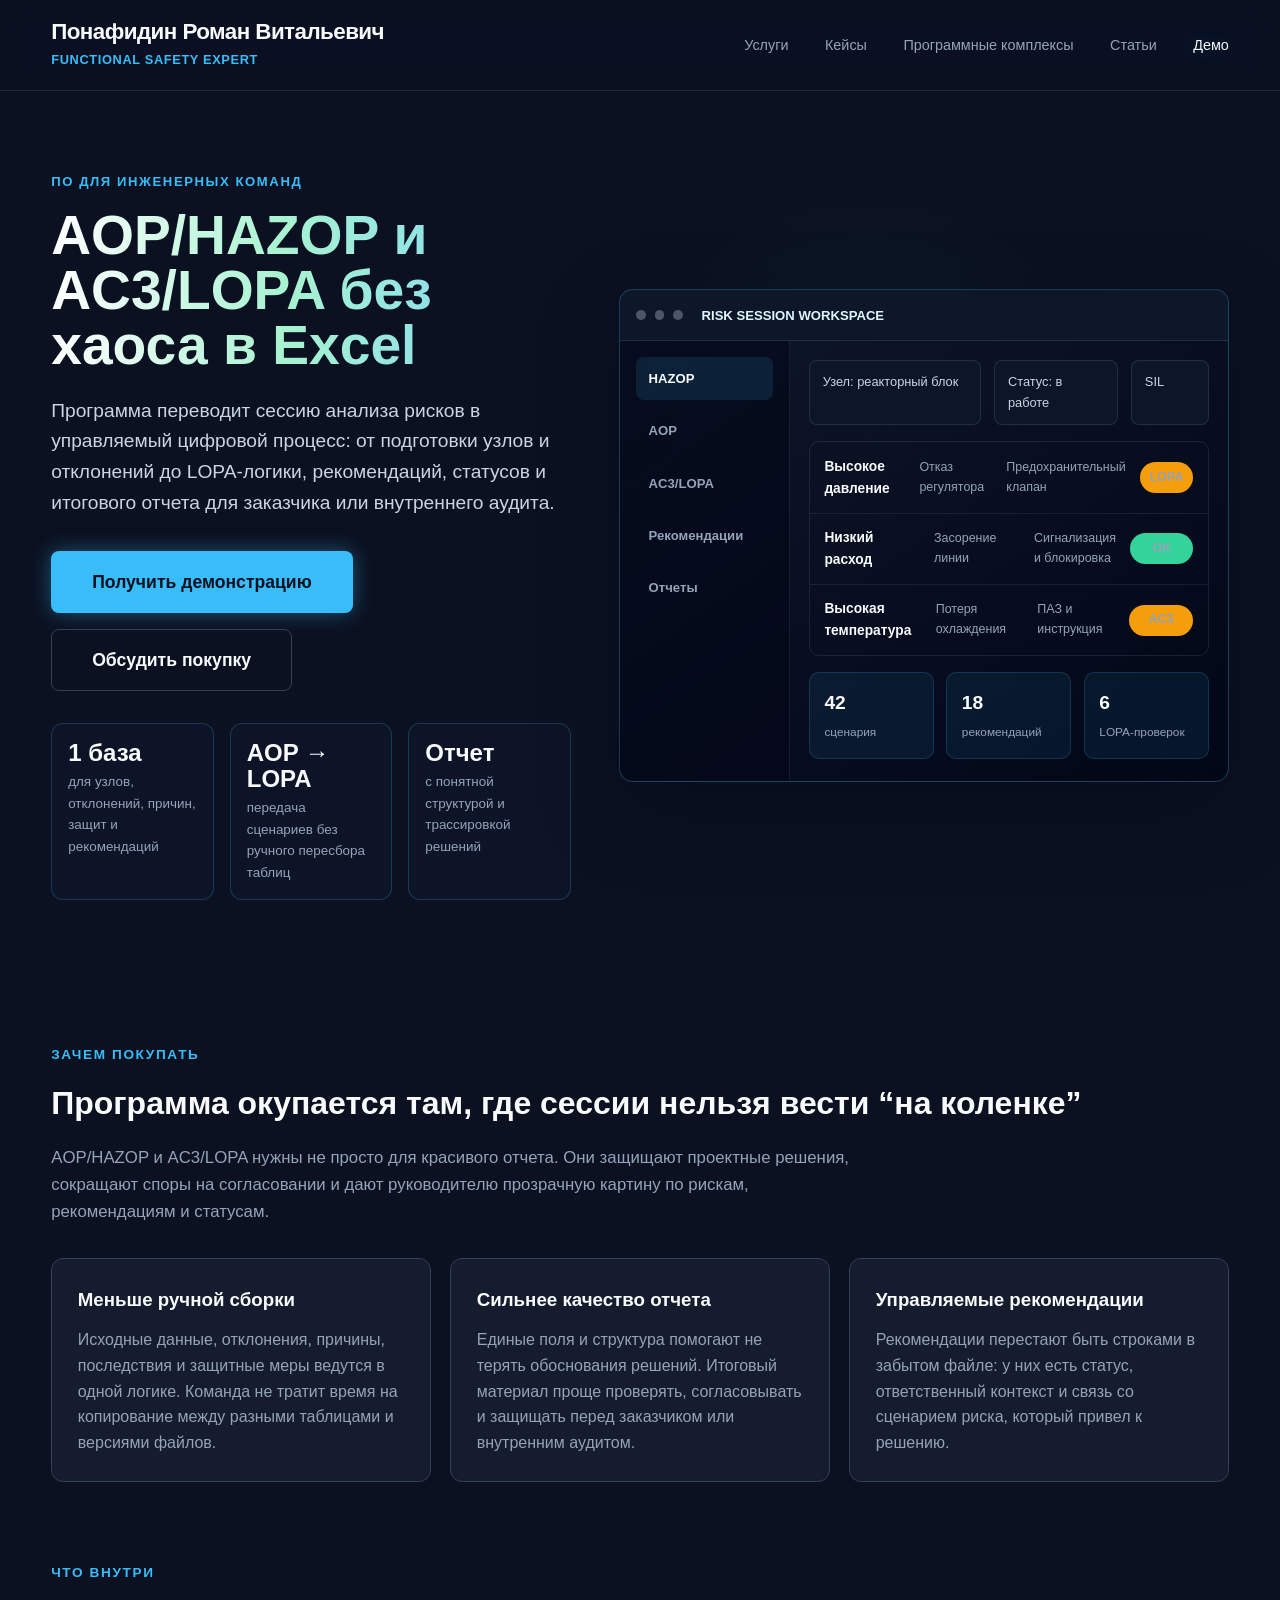
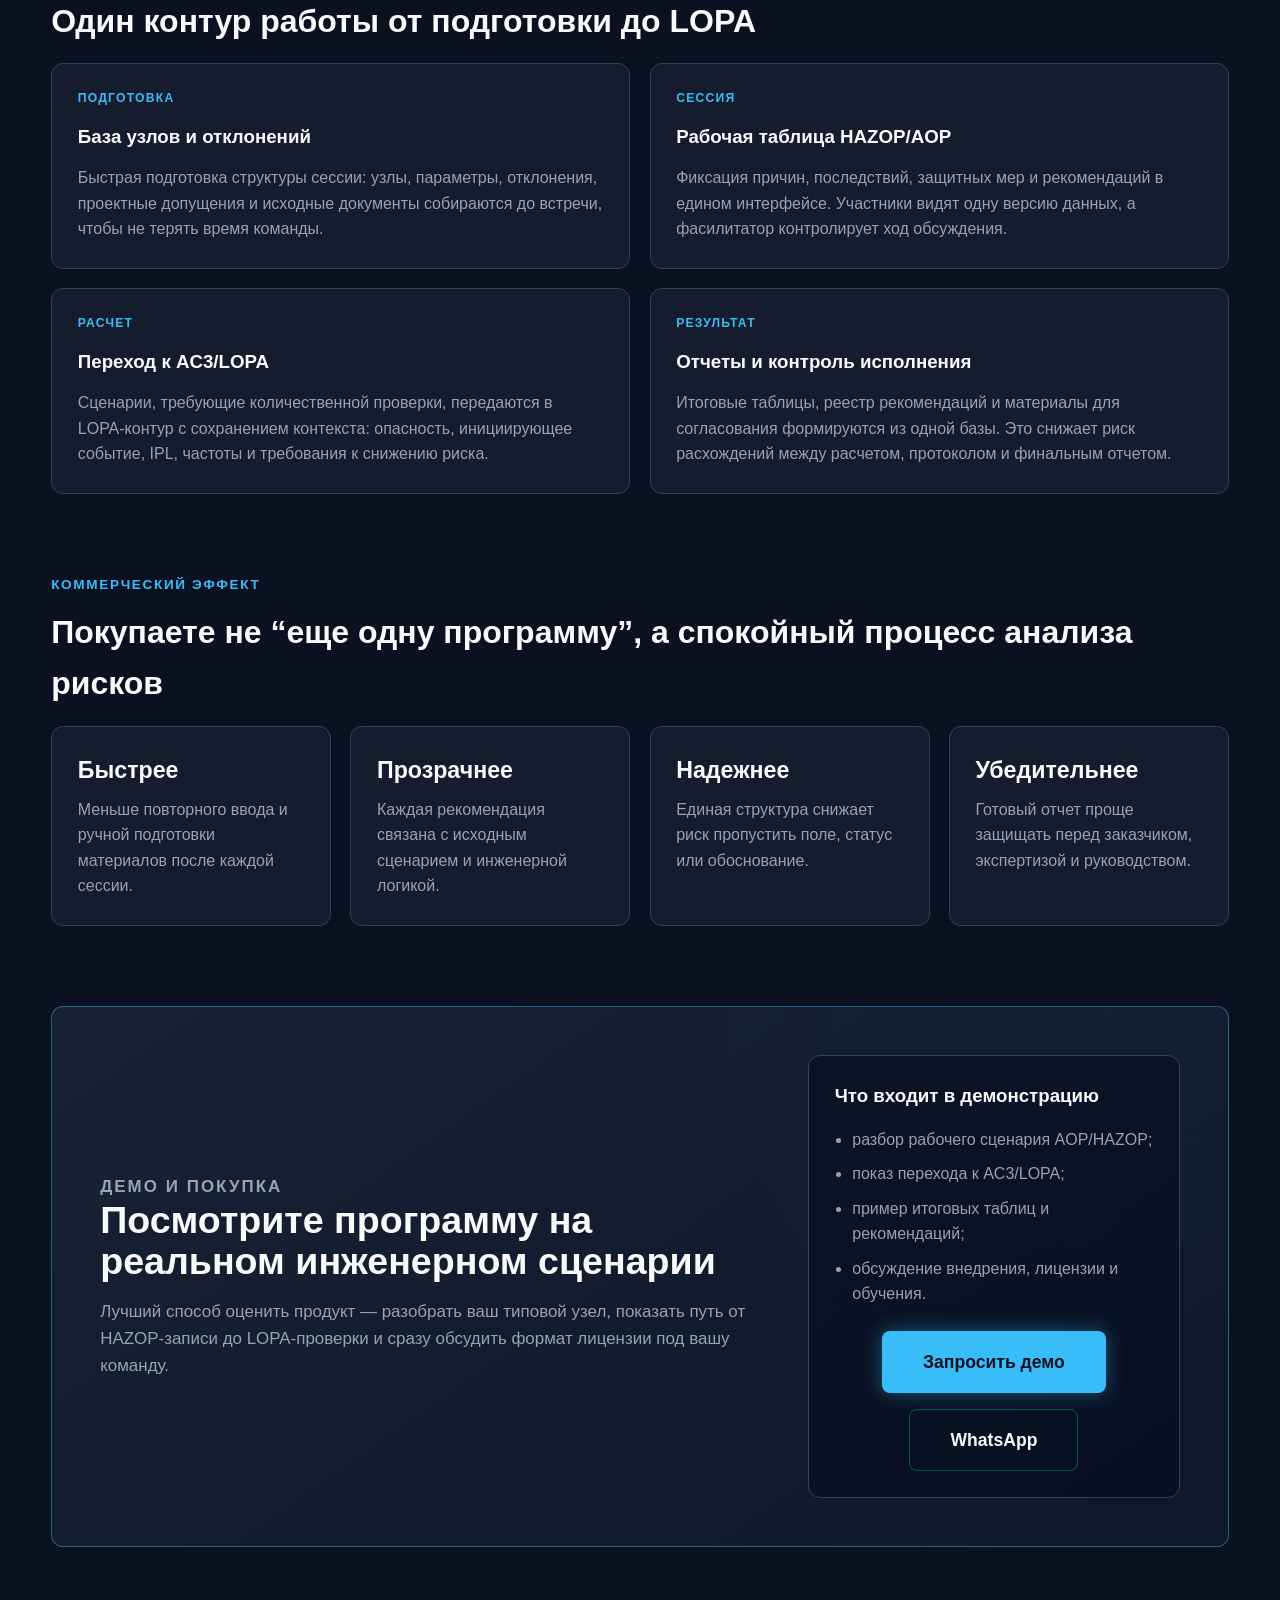
<file: aop-hazop-ac3-lopa.html>
<!DOCTYPE html>
<html lang="ru">
<head>
    <meta charset="UTF-8">
    <meta name="viewport" content="width=device-width, initial-scale=1.0">
    <meta name="description" content="ПО для AOP/HAZOP и AC3/LOPA: единая среда для подготовки сессий, ведения отклонений, анализа защит, контроля рекомендаций и выпуска отчетов.">
    <meta name="keywords" content="ПО HAZOP, ПО LOPA, AOP HAZOP, AC3 LOPA, программа для HAZOP, программа для LOPA, промышленная безопасность">
    <title>ПО для AOP/HAZOP и AC3/LOPA | Купить программу для анализа рисков</title>
    <link rel="stylesheet" href="css/styles.css">
</head>
<body>

    <header>
        <div class="container header-content">
            <div class="header-branding">
                <a href="index.html" class="header-logo">Понафидин Роман Витальевич</a>
                <p class="header-subtitle">Functional Safety Expert</p>
            </div>
            <nav class="header-nav" aria-label="Основная навигация">
                <a href="index.html#services">Услуги</a>
                <a href="index.html#cases">Кейсы</a>
                <a href="index.html#software">Программные комплексы</a>
                <a href="articles.html">Статьи</a>
                <a href="#demo">Демо</a>
            </nav>
        </div>
    </header>

    <main class="container product-page">

        <section class="product-hero">
            <div class="product-hero-layout">
                <div class="product-hero-copy">
                    <p class="product-eyebrow">ПО для инженерных команд</p>
                    <h1>AOP/HAZOP и AC3/LOPA без хаоса в Excel</h1>
                    <p class="product-lead">Программа переводит сессию анализа рисков в управляемый цифровой процесс: от подготовки узлов и отклонений до LOPA-логики, рекомендаций, статусов и итогового отчета для заказчика или внутреннего аудита.</p>
                    <div class="product-actions">
                        <a href="#demo" class="btn btn-glow">Получить демонстрацию</a>
                        <a href="mailto:rammanius@gmail.com?subject=Покупка%20ПО%20AOP%2FHAZOP%20и%20AC3%2FLOPA" class="btn btn-outline">Обсудить покупку</a>
                    </div>
                    <div class="product-proof">
                        <div class="product-proof-item">
                            <span class="product-proof-number">1 база</span>
                            <span class="product-proof-label">для узлов, отклонений, причин, защит и рекомендаций</span>
                        </div>
                        <div class="product-proof-item">
                            <span class="product-proof-number">AOP → LOPA</span>
                            <span class="product-proof-label">передача сценариев без ручного пересбора таблиц</span>
                        </div>
                        <div class="product-proof-item">
                            <span class="product-proof-number">Отчет</span>
                            <span class="product-proof-label">с понятной структурой и трассировкой решений</span>
                        </div>
                    </div>
                </div>

                <div class="product-mockup" aria-label="Визуальный пример интерфейса программы">
                    <div class="mockup-header">
                        <span class="mockup-dot"></span>
                        <span class="mockup-dot"></span>
                        <span class="mockup-dot"></span>
                        <span class="mockup-title">Risk Session Workspace</span>
                    </div>
                    <div class="mockup-body">
                        <div class="mockup-sidebar">
                            <div class="mockup-tab active">HAZOP</div>
                            <div class="mockup-tab">AOP</div>
                            <div class="mockup-tab">AC3/LOPA</div>
                            <div class="mockup-tab">Рекомендации</div>
                            <div class="mockup-tab">Отчеты</div>
                        </div>
                        <div class="mockup-workspace">
                            <div class="mockup-toolbar">
                                <div class="mockup-field">Узел: реакторный блок</div>
                                <div class="mockup-field">Статус: в работе</div>
                                <div class="mockup-field">SIL</div>
                            </div>
                            <div class="mockup-table">
                                <div class="mockup-row">
                                    <strong>Высокое давление</strong>
                                    <span>Отказ регулятора</span>
                                    <span>Предохранительный клапан</span>
                                    <span class="risk-pill risk-high">LOPA</span>
                                </div>
                                <div class="mockup-row">
                                    <strong>Низкий расход</strong>
                                    <span>Засорение линии</span>
                                    <span>Сигнализация и блокировка</span>
                                    <span class="risk-pill risk-ok">OK</span>
                                </div>
                                <div class="mockup-row">
                                    <strong>Высокая температура</strong>
                                    <span>Потеря охлаждения</span>
                                    <span>ПАЗ и инструкция</span>
                                    <span class="risk-pill risk-high">AC3</span>
                                </div>
                            </div>
                            <div class="mockup-footer">
                                <div class="mockup-metric">
                                    <strong>42</strong>
                                    <span>сценария</span>
                                </div>
                                <div class="mockup-metric">
                                    <strong>18</strong>
                                    <span>рекомендаций</span>
                                </div>
                                <div class="mockup-metric">
                                    <strong>6</strong>
                                    <span>LOPA-проверок</span>
                                </div>
                            </div>
                        </div>
                    </div>
                </div>
            </div>
        </section>

        <section class="product-section">
            <p class="section-kicker">Зачем покупать</p>
            <h2 class="section-title">Программа окупается там, где сессии нельзя вести “на коленке”</h2>
            <p class="section-intro">AOP/HAZOP и AC3/LOPA нужны не просто для красивого отчета. Они защищают проектные решения, сокращают споры на согласовании и дают руководителю прозрачную картину по рискам, рекомендациям и статусам.</p>
            <div class="product-grid">
                <article class="product-value-card">
                    <h3>Меньше ручной сборки</h3>
                    <p>Исходные данные, отклонения, причины, последствия и защитные меры ведутся в одной логике. Команда не тратит время на копирование между разными таблицами и версиями файлов.</p>
                </article>
                <article class="product-value-card">
                    <h3>Сильнее качество отчета</h3>
                    <p>Единые поля и структура помогают не терять обоснования решений. Итоговый материал проще проверять, согласовывать и защищать перед заказчиком или внутренним аудитом.</p>
                </article>
                <article class="product-value-card">
                    <h3>Управляемые рекомендации</h3>
                    <p>Рекомендации перестают быть строками в забытом файле: у них есть статус, ответственный контекст и связь со сценарием риска, который привел к решению.</p>
                </article>
            </div>
        </section>

        <section id="modules" class="product-section">
            <p class="section-kicker">Что внутри</p>
            <h2 class="section-title">Один контур работы от подготовки до LOPA</h2>
            <div class="module-grid">
                <article class="module-card">
                    <div class="module-meta">Подготовка</div>
                    <h3>База узлов и отклонений</h3>
                    <p>Быстрая подготовка структуры сессии: узлы, параметры, отклонения, проектные допущения и исходные документы собираются до встречи, чтобы не терять время команды.</p>
                </article>
                <article class="module-card">
                    <div class="module-meta">Сессия</div>
                    <h3>Рабочая таблица HAZOP/AOP</h3>
                    <p>Фиксация причин, последствий, защитных мер и рекомендаций в едином интерфейсе. Участники видят одну версию данных, а фасилитатор контролирует ход обсуждения.</p>
                </article>
                <article class="module-card">
                    <div class="module-meta">Расчет</div>
                    <h3>Переход к AC3/LOPA</h3>
                    <p>Сценарии, требующие количественной проверки, передаются в LOPA-контур с сохранением контекста: опасность, инициирующее событие, IPL, частоты и требования к снижению риска.</p>
                </article>
                <article class="module-card">
                    <div class="module-meta">Результат</div>
                    <h3>Отчеты и контроль исполнения</h3>
                    <p>Итоговые таблицы, реестр рекомендаций и материалы для согласования формируются из одной базы. Это снижает риск расхождений между расчетом, протоколом и финальным отчетом.</p>
                </article>
            </div>
        </section>

        <section class="product-section">
            <p class="section-kicker">Коммерческий эффект</p>
            <h2 class="section-title">Покупаете не “еще одну программу”, а спокойный процесс анализа рисков</h2>
            <div class="outcome-grid">
                <article class="outcome-card">
                    <strong>Быстрее</strong>
                    <p>Меньше повторного ввода и ручной подготовки материалов после каждой сессии.</p>
                </article>
                <article class="outcome-card">
                    <strong>Прозрачнее</strong>
                    <p>Каждая рекомендация связана с исходным сценарием и инженерной логикой.</p>
                </article>
                <article class="outcome-card">
                    <strong>Надежнее</strong>
                    <p>Единая структура снижает риск пропустить поле, статус или обоснование.</p>
                </article>
                <article class="outcome-card">
                    <strong>Убедительнее</strong>
                    <p>Готовый отчет проще защищать перед заказчиком, экспертизой и руководством.</p>
                </article>
            </div>
        </section>

        <section id="demo" class="purchase-panel">
            <div>
                <p class="section-kicker">Демо и покупка</p>
                <h2>Посмотрите программу на реальном инженерном сценарии</h2>
                <p>Лучший способ оценить продукт — разобрать ваш типовой узел, показать путь от HAZOP-записи до LOPA-проверки и сразу обсудить формат лицензии под вашу команду.</p>
            </div>
            <div class="purchase-card">
                <h3>Что входит в демонстрацию</h3>
                <ul class="purchase-list">
                    <li>разбор рабочего сценария AOP/HAZOP;</li>
                    <li>показ перехода к AC3/LOPA;</li>
                    <li>пример итоговых таблиц и рекомендаций;</li>
                    <li>обсуждение внедрения, лицензии и обучения.</li>
                </ul>
                <div class="contact-actions">
                    <a href="mailto:rammanius@gmail.com?subject=Демо%20ПО%20AOP%2FHAZOP%20и%20AC3%2FLOPA" class="btn btn-glow">Запросить демо</a>
                    <a href="https://wa.me/79999884736" target="_blank" rel="noopener nofollow" class="btn btn-outline btn-messenger">WhatsApp</a>
                </div>
            </div>
        </section>

    </main>

    <script src="js/main.js" defer></script>
</body>
</html>
</file>
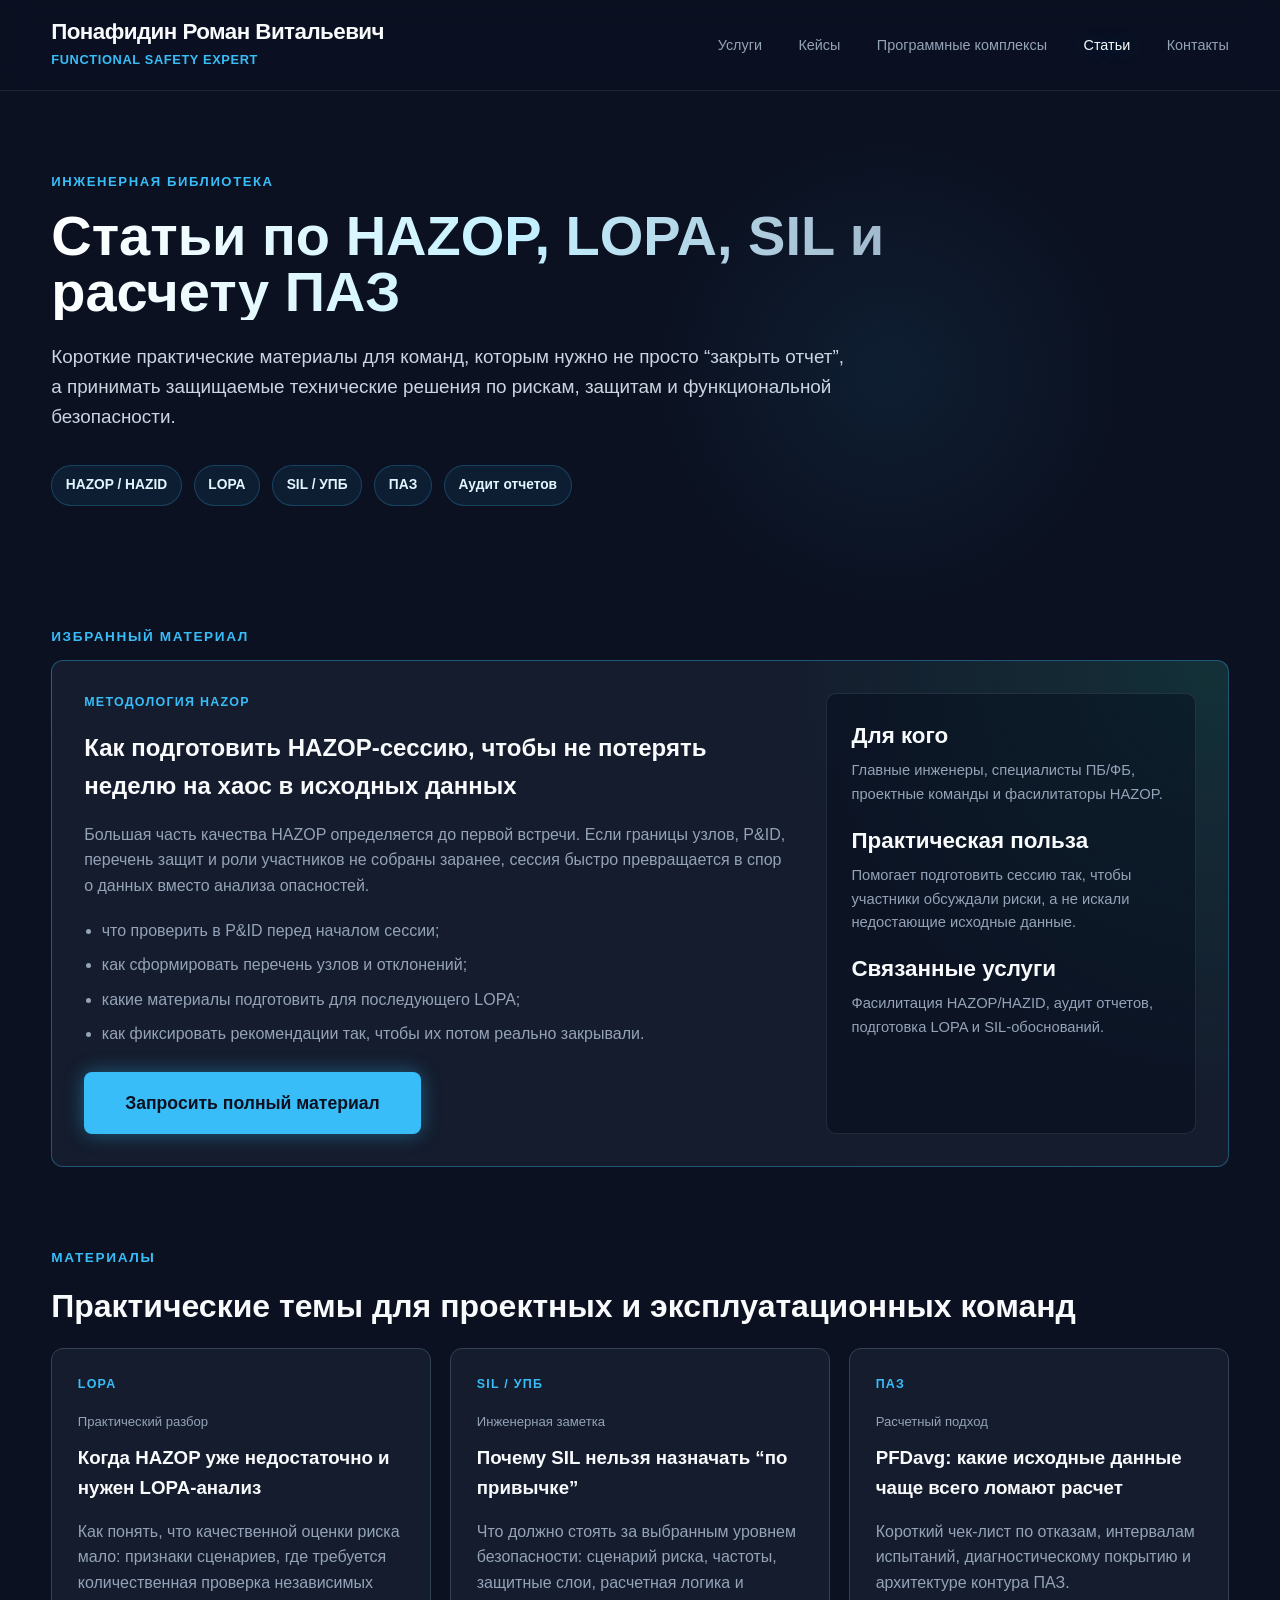
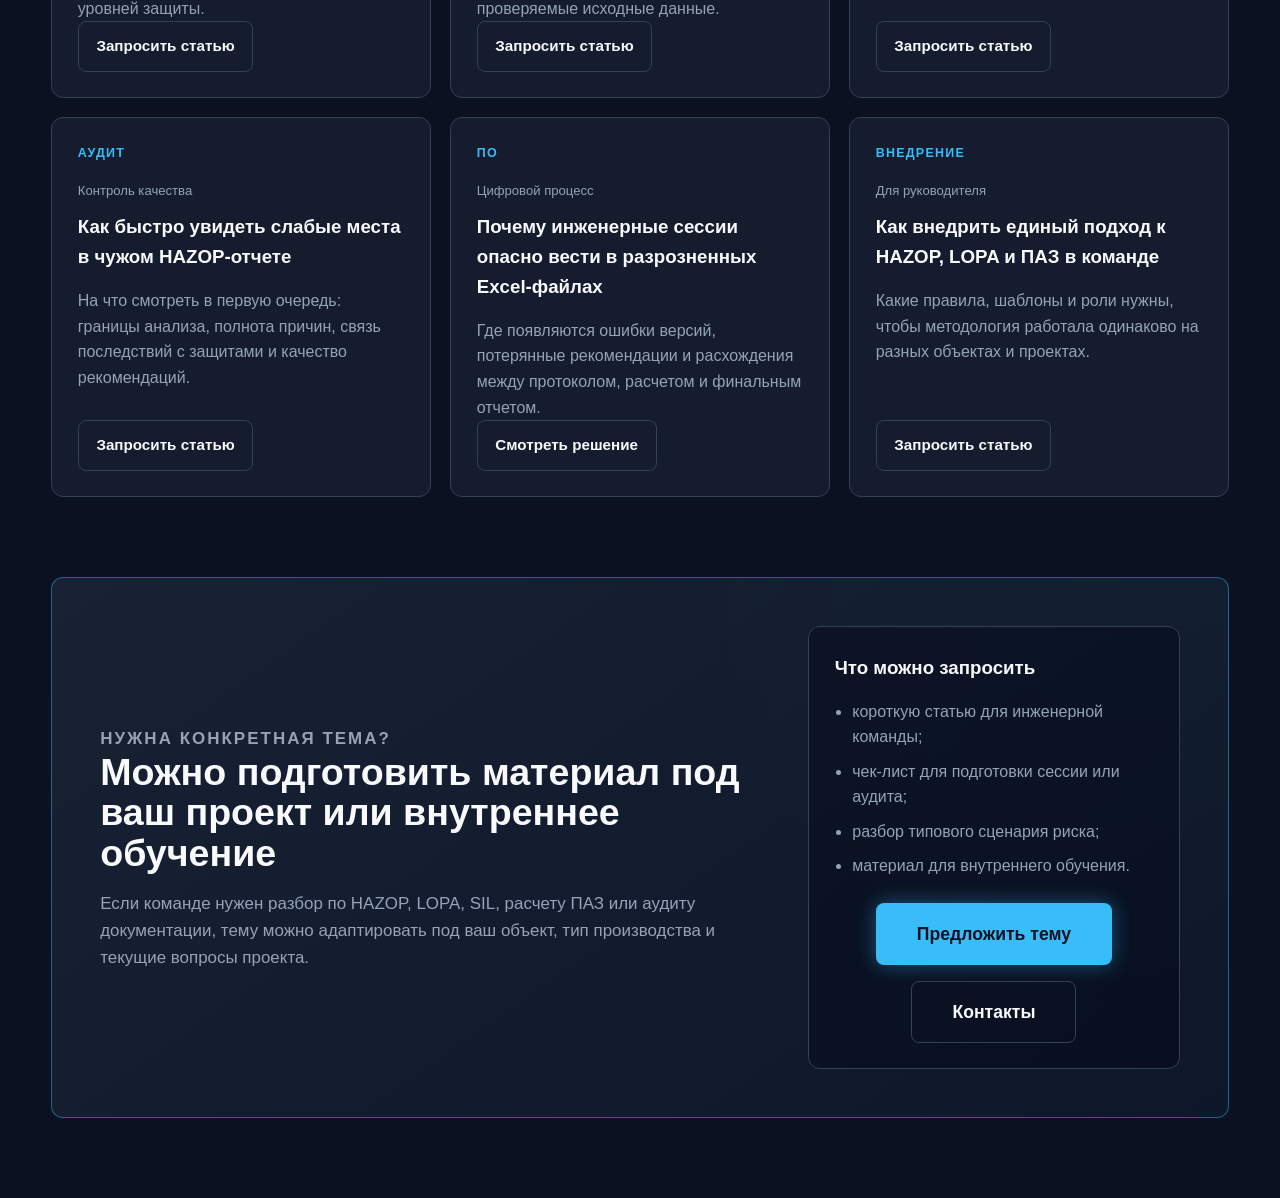
<file: articles.html>
<!DOCTYPE html>
<html lang="ru">
<head>
    <meta charset="UTF-8">
    <meta name="viewport" content="width=device-width, initial-scale=1.0">
    <meta name="description" content="Статьи по HAZOP, HAZID, LOPA, SIL, расчету ПАЗ и функциональной безопасности для инженеров и руководителей проектов.">
    <meta name="keywords" content="статьи HAZOP, статьи LOPA, SIL, ПАЗ, функциональная безопасность, промышленная безопасность">
    <title>Статьи | HAZOP, LOPA, SIL и расчет ПАЗ</title>
    <link rel="stylesheet" href="css/styles.css">
</head>
<body>

    <header>
        <div class="container header-content">
            <div class="header-branding">
                <a href="index.html" class="header-logo">Понафидин Роман Витальевич</a>
                <p class="header-subtitle">Functional Safety Expert</p>
            </div>
            <nav class="header-nav" aria-label="Основная навигация">
                <a href="index.html#services">Услуги</a>
                <a href="index.html#cases">Кейсы</a>
                <a href="index.html#software">Программные комплексы</a>
                <a href="articles.html" class="active">Статьи</a>
                <a href="index.html#contact">Контакты</a>
            </nav>
        </div>
    </header>

    <main class="container">

        <section class="articles-hero">
            <p class="product-eyebrow">Инженерная библиотека</p>
            <h1>Статьи по HAZOP, LOPA, SIL и расчету ПАЗ</h1>
            <p class="articles-lead">Короткие практические материалы для команд, которым нужно не просто “закрыть отчет”, а принимать защищаемые технические решения по рискам, защитам и функциональной безопасности.</p>
            <div class="article-filter-row" aria-label="Темы статей">
                <span class="article-chip">HAZOP / HAZID</span>
                <span class="article-chip">LOPA</span>
                <span class="article-chip">SIL / УПБ</span>
                <span class="article-chip">ПАЗ</span>
                <span class="article-chip">Аудит отчетов</span>
            </div>
        </section>

        <section class="product-section">
            <p class="section-kicker">Избранный материал</p>
            <article class="featured-article">
                <div>
                    <div class="article-meta">Методология HAZOP</div>
                    <h2>Как подготовить HAZOP-сессию, чтобы не потерять неделю на хаос в исходных данных</h2>
                    <p>Большая часть качества HAZOP определяется до первой встречи. Если границы узлов, P&ID, перечень защит и роли участников не собраны заранее, сессия быстро превращается в спор о данных вместо анализа опасностей.</p>
                    <ul class="article-preview-list">
                        <li>что проверить в P&ID перед началом сессии;</li>
                        <li>как сформировать перечень узлов и отклонений;</li>
                        <li>какие материалы подготовить для последующего LOPA;</li>
                        <li>как фиксировать рекомендации так, чтобы их потом реально закрывали.</li>
                    </ul>
                    <a href="mailto:rammanius@gmail.com?subject=Запрос%20статьи%20по%20подготовке%20HAZOP" class="btn btn-glow">Запросить полный материал</a>
                </div>
                <aside class="article-aside">
                    <strong>Для кого</strong>
                    <span>Главные инженеры, специалисты ПБ/ФБ, проектные команды и фасилитаторы HAZOP.</span>
                    <strong>Практическая польза</strong>
                    <span>Помогает подготовить сессию так, чтобы участники обсуждали риски, а не искали недостающие исходные данные.</span>
                    <strong>Связанные услуги</strong>
                    <span>Фасилитация HAZOP/HAZID, аудит отчетов, подготовка LOPA и SIL-обоснований.</span>
                </aside>
            </article>
        </section>

        <section class="product-section">
            <p class="section-kicker">Материалы</p>
            <h2 class="section-title">Практические темы для проектных и эксплуатационных команд</h2>
            <div class="articles-grid">
                <article class="article-card">
                    <div class="article-meta">LOPA</div>
                    <div class="article-date">Практический разбор</div>
                    <h3>Когда HAZOP уже недостаточно и нужен LOPA-анализ</h3>
                    <p>Как понять, что качественной оценки риска мало: признаки сценариев, где требуется количественная проверка независимых уровней защиты.</p>
                    <a href="mailto:rammanius@gmail.com?subject=Статья%20про%20LOPA" class="btn btn-outline">Запросить статью</a>
                </article>
                <article class="article-card">
                    <div class="article-meta">SIL / УПБ</div>
                    <div class="article-date">Инженерная заметка</div>
                    <h3>Почему SIL нельзя назначать “по привычке”</h3>
                    <p>Что должно стоять за выбранным уровнем безопасности: сценарий риска, частоты, защитные слои, расчетная логика и проверяемые исходные данные.</p>
                    <a href="mailto:rammanius@gmail.com?subject=Статья%20про%20назначение%20SIL" class="btn btn-outline">Запросить статью</a>
                </article>
                <article class="article-card">
                    <div class="article-meta">ПАЗ</div>
                    <div class="article-date">Расчетный подход</div>
                    <h3>PFDavg: какие исходные данные чаще всего ломают расчет</h3>
                    <p>Короткий чек-лист по отказам, интервалам испытаний, диагностическому покрытию и архитектуре контура ПАЗ.</p>
                    <a href="mailto:rammanius@gmail.com?subject=Статья%20про%20PFDavg" class="btn btn-outline">Запросить статью</a>
                </article>
                <article class="article-card">
                    <div class="article-meta">Аудит</div>
                    <div class="article-date">Контроль качества</div>
                    <h3>Как быстро увидеть слабые места в чужом HAZOP-отчете</h3>
                    <p>На что смотреть в первую очередь: границы анализа, полнота причин, связь последствий с защитами и качество рекомендаций.</p>
                    <a href="mailto:rammanius@gmail.com?subject=Статья%20про%20аудит%20HAZOP" class="btn btn-outline">Запросить статью</a>
                </article>
                <article class="article-card">
                    <div class="article-meta">ПО</div>
                    <div class="article-date">Цифровой процесс</div>
                    <h3>Почему инженерные сессии опасно вести в разрозненных Excel-файлах</h3>
                    <p>Где появляются ошибки версий, потерянные рекомендации и расхождения между протоколом, расчетом и финальным отчетом.</p>
                    <a href="aop-hazop-ac3-lopa.html" class="btn btn-outline">Смотреть решение</a>
                </article>
                <article class="article-card">
                    <div class="article-meta">Внедрение</div>
                    <div class="article-date">Для руководителя</div>
                    <h3>Как внедрить единый подход к HAZOP, LOPA и ПАЗ в команде</h3>
                    <p>Какие правила, шаблоны и роли нужны, чтобы методология работала одинаково на разных объектах и проектах.</p>
                    <a href="mailto:rammanius@gmail.com?subject=Статья%20про%20внедрение%20методологии" class="btn btn-outline">Запросить статью</a>
                </article>
            </div>
        </section>

        <section class="purchase-panel">
            <div>
                <p class="section-kicker">Нужна конкретная тема?</p>
                <h2>Можно подготовить материал под ваш проект или внутреннее обучение</h2>
                <p>Если команде нужен разбор по HAZOP, LOPA, SIL, расчету ПАЗ или аудиту документации, тему можно адаптировать под ваш объект, тип производства и текущие вопросы проекта.</p>
            </div>
            <div class="purchase-card">
                <h3>Что можно запросить</h3>
                <ul class="purchase-list">
                    <li>короткую статью для инженерной команды;</li>
                    <li>чек-лист для подготовки сессии или аудита;</li>
                    <li>разбор типового сценария риска;</li>
                    <li>материал для внутреннего обучения.</li>
                </ul>
                <div class="contact-actions">
                    <a href="mailto:rammanius@gmail.com?subject=Тема%20для%20статьи" class="btn btn-glow">Предложить тему</a>
                    <a href="index.html#contact" class="btn btn-outline">Контакты</a>
                </div>
            </div>
        </section>

    </main>

    <script src="js/main.js" defer></script>
</body>
</html>
</file>
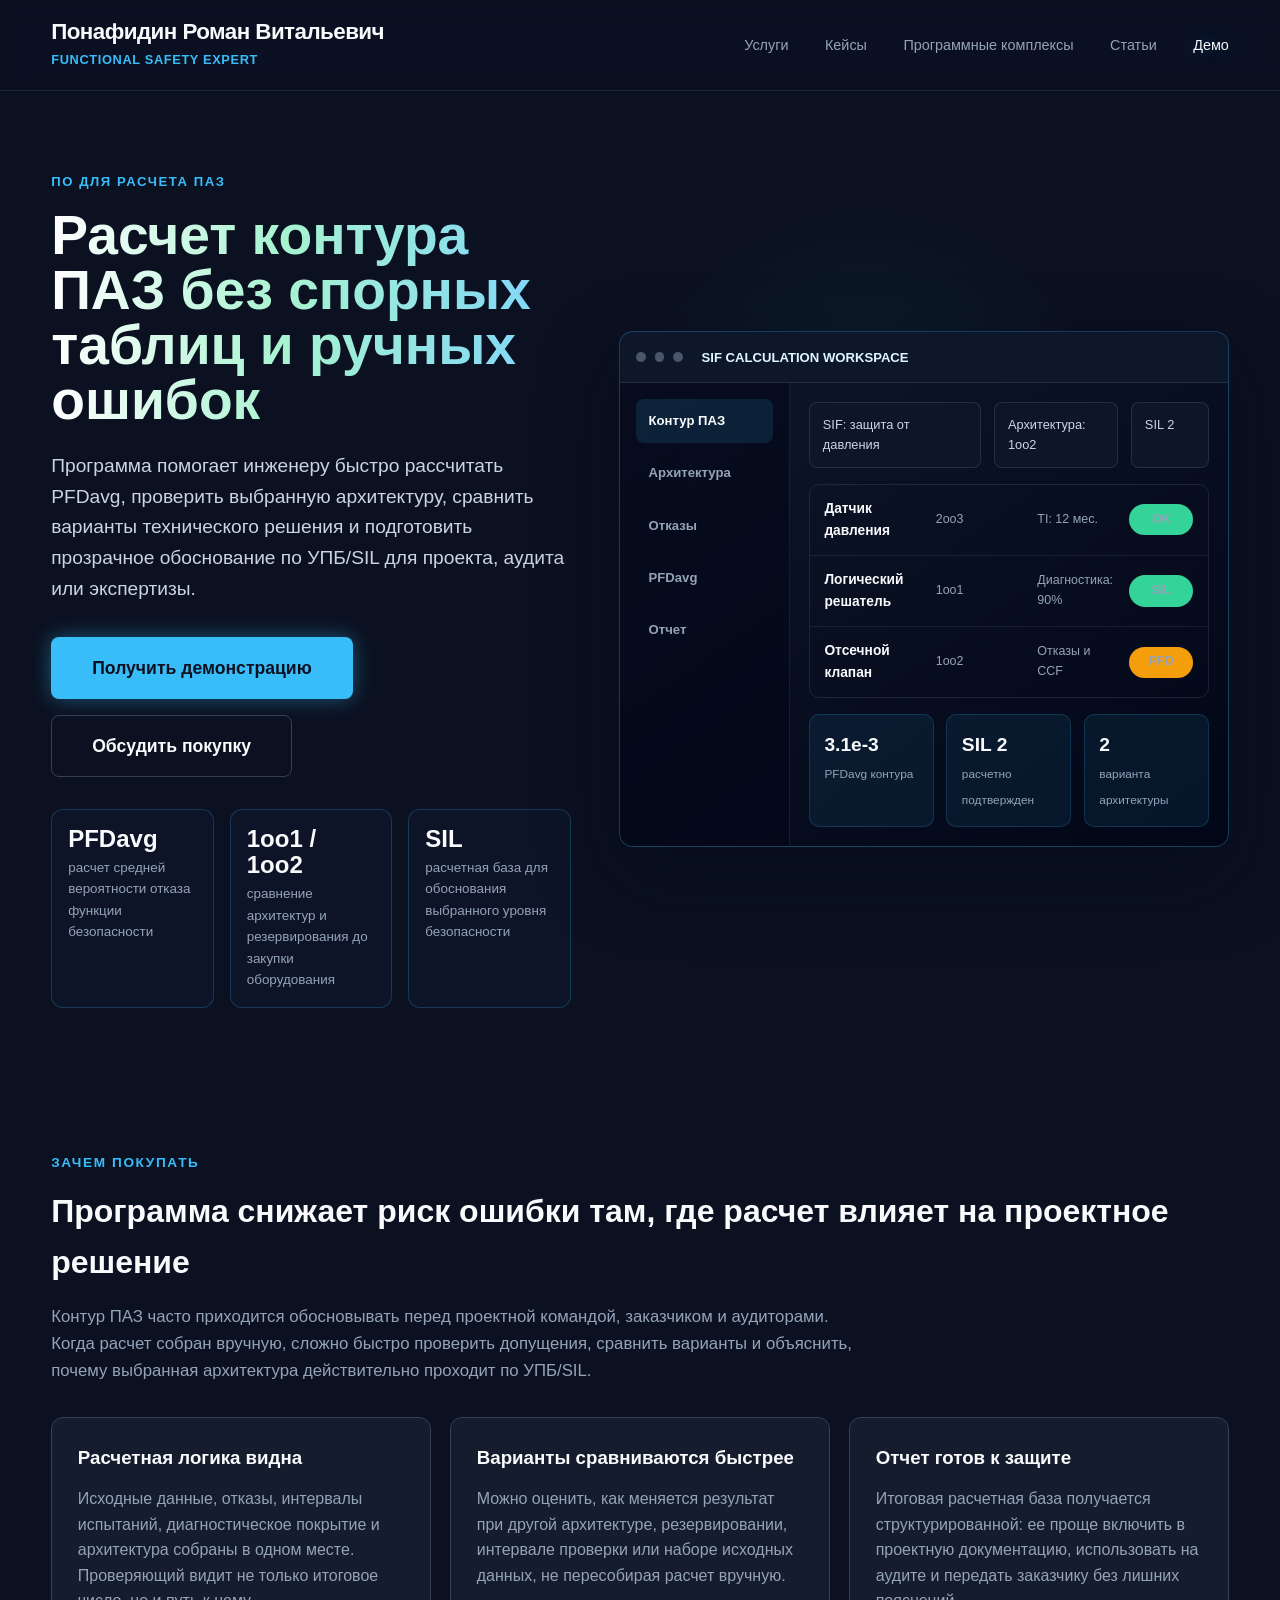
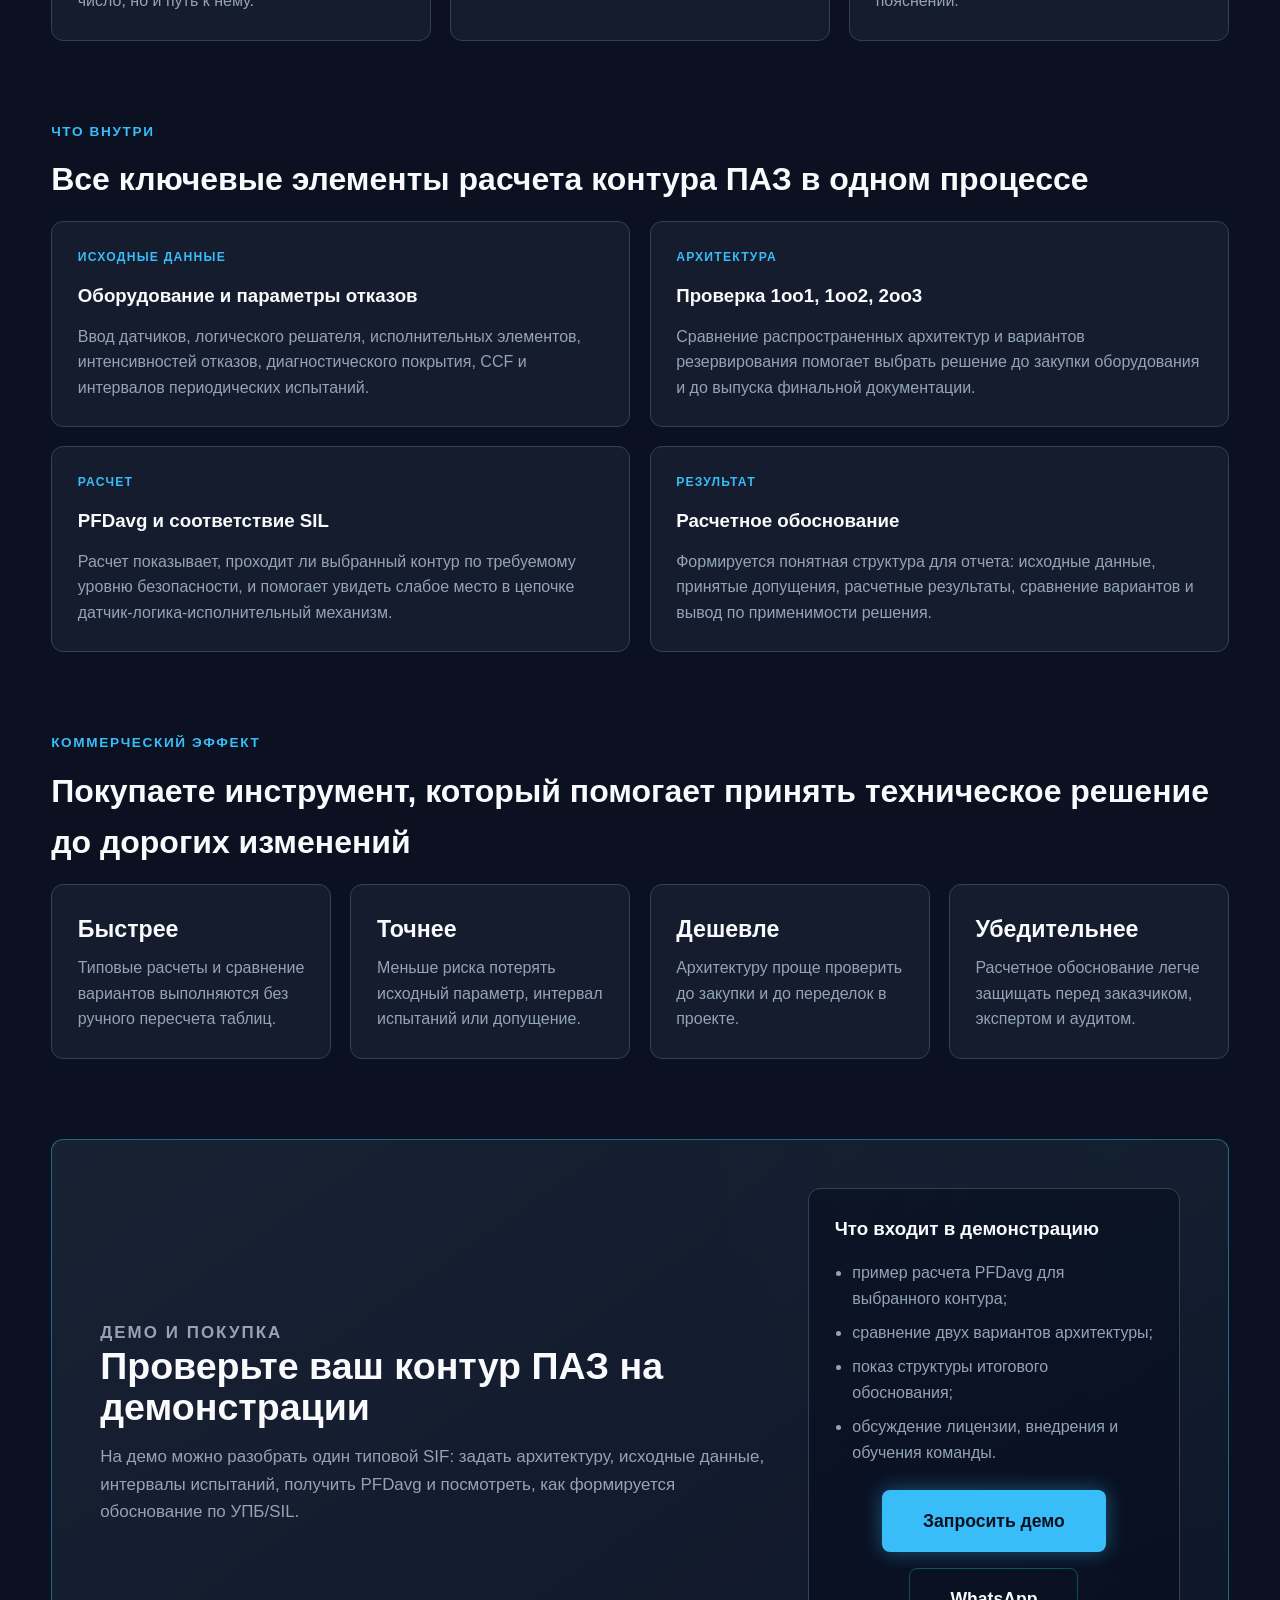
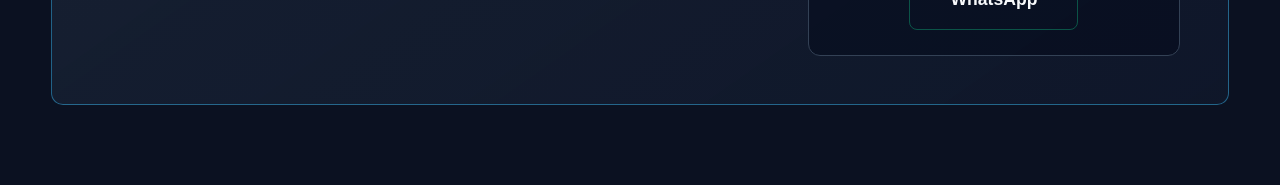
<file: paz-contour-calculation.html>
<!DOCTYPE html>
<html lang="ru">
<head>
    <meta charset="UTF-8">
    <meta name="viewport" content="width=device-width, initial-scale=1.0">
    <meta name="description" content="ПО для расчета контура ПАЗ: расчет PFDavg, проверка архитектуры, учет отказов и подготовка инженерного обоснования по УПБ/SIL.">
    <meta name="keywords" content="ПО для расчета ПАЗ, расчет PFDavg, расчет SIL, контур ПАЗ, противоаварийная защита, УПБ, SIL">
    <title>ПО для расчета контура ПАЗ | Купить программу для PFDavg и SIL</title>
    <link rel="stylesheet" href="css/styles.css">
</head>
<body>

    <header>
        <div class="container header-content">
            <div class="header-branding">
                <a href="index.html" class="header-logo">Понафидин Роман Витальевич</a>
                <p class="header-subtitle">Functional Safety Expert</p>
            </div>
            <nav class="header-nav" aria-label="Основная навигация">
                <a href="index.html#services">Услуги</a>
                <a href="index.html#cases">Кейсы</a>
                <a href="index.html#software">Программные комплексы</a>
                <a href="articles.html">Статьи</a>
                <a href="#demo">Демо</a>
            </nav>
        </div>
    </header>

    <main class="container product-page">

        <section class="product-hero">
            <div class="product-hero-layout">
                <div class="product-hero-copy">
                    <p class="product-eyebrow">ПО для расчета ПАЗ</p>
                    <h1>Расчет контура ПАЗ без спорных таблиц и ручных ошибок</h1>
                    <p class="product-lead">Программа помогает инженеру быстро рассчитать PFDavg, проверить выбранную архитектуру, сравнить варианты технического решения и подготовить прозрачное обоснование по УПБ/SIL для проекта, аудита или экспертизы.</p>
                    <div class="product-actions">
                        <a href="#demo" class="btn btn-glow">Получить демонстрацию</a>
                        <a href="mailto:rammanius@gmail.com?subject=Покупка%20ПО%20для%20расчета%20контура%20ПАЗ" class="btn btn-outline">Обсудить покупку</a>
                    </div>
                    <div class="product-proof">
                        <div class="product-proof-item">
                            <span class="product-proof-number">PFDavg</span>
                            <span class="product-proof-label">расчет средней вероятности отказа функции безопасности</span>
                        </div>
                        <div class="product-proof-item">
                            <span class="product-proof-number">1oo1 / 1oo2</span>
                            <span class="product-proof-label">сравнение архитектур и резервирования до закупки оборудования</span>
                        </div>
                        <div class="product-proof-item">
                            <span class="product-proof-number">SIL</span>
                            <span class="product-proof-label">расчетная база для обоснования выбранного уровня безопасности</span>
                        </div>
                    </div>
                </div>

                <div class="product-mockup" aria-label="Визуальный пример интерфейса расчета контура ПАЗ">
                    <div class="mockup-header">
                        <span class="mockup-dot"></span>
                        <span class="mockup-dot"></span>
                        <span class="mockup-dot"></span>
                        <span class="mockup-title">SIF Calculation Workspace</span>
                    </div>
                    <div class="mockup-body">
                        <div class="mockup-sidebar">
                            <div class="mockup-tab active">Контур ПАЗ</div>
                            <div class="mockup-tab">Архитектура</div>
                            <div class="mockup-tab">Отказы</div>
                            <div class="mockup-tab">PFDavg</div>
                            <div class="mockup-tab">Отчет</div>
                        </div>
                        <div class="mockup-workspace">
                            <div class="mockup-toolbar">
                                <div class="mockup-field">SIF: защита от давления</div>
                                <div class="mockup-field">Архитектура: 1oo2</div>
                                <div class="mockup-field">SIL 2</div>
                            </div>
                            <div class="mockup-table">
                                <div class="mockup-row">
                                    <strong>Датчик давления</strong>
                                    <span>2oo3</span>
                                    <span>TI: 12 мес.</span>
                                    <span class="risk-pill risk-ok">OK</span>
                                </div>
                                <div class="mockup-row">
                                    <strong>Логический решатель</strong>
                                    <span>1oo1</span>
                                    <span>Диагностика: 90%</span>
                                    <span class="risk-pill risk-ok">SIL</span>
                                </div>
                                <div class="mockup-row">
                                    <strong>Отсечной клапан</strong>
                                    <span>1oo2</span>
                                    <span>Отказы и CCF</span>
                                    <span class="risk-pill risk-high">PFD</span>
                                </div>
                            </div>
                            <div class="mockup-footer">
                                <div class="mockup-metric">
                                    <strong>3.1e-3</strong>
                                    <span>PFDavg контура</span>
                                </div>
                                <div class="mockup-metric">
                                    <strong>SIL 2</strong>
                                    <span>расчетно подтвержден</span>
                                </div>
                                <div class="mockup-metric">
                                    <strong>2</strong>
                                    <span>варианта архитектуры</span>
                                </div>
                            </div>
                        </div>
                    </div>
                </div>
            </div>
        </section>

        <section class="product-section">
            <p class="section-kicker">Зачем покупать</p>
            <h2 class="section-title">Программа снижает риск ошибки там, где расчет влияет на проектное решение</h2>
            <p class="section-intro">Контур ПАЗ часто приходится обосновывать перед проектной командой, заказчиком и аудиторами. Когда расчет собран вручную, сложно быстро проверить допущения, сравнить варианты и объяснить, почему выбранная архитектура действительно проходит по УПБ/SIL.</p>
            <div class="product-grid">
                <article class="product-value-card">
                    <h3>Расчетная логика видна</h3>
                    <p>Исходные данные, отказы, интервалы испытаний, диагностическое покрытие и архитектура собраны в одном месте. Проверяющий видит не только итоговое число, но и путь к нему.</p>
                </article>
                <article class="product-value-card">
                    <h3>Варианты сравниваются быстрее</h3>
                    <p>Можно оценить, как меняется результат при другой архитектуре, резервировании, интервале проверки или наборе исходных данных, не пересобирая расчет вручную.</p>
                </article>
                <article class="product-value-card">
                    <h3>Отчет готов к защите</h3>
                    <p>Итоговая расчетная база получается структурированной: ее проще включить в проектную документацию, использовать на аудите и передать заказчику без лишних пояснений.</p>
                </article>
            </div>
        </section>

        <section id="modules" class="product-section">
            <p class="section-kicker">Что внутри</p>
            <h2 class="section-title">Все ключевые элементы расчета контура ПАЗ в одном процессе</h2>
            <div class="module-grid">
                <article class="module-card">
                    <div class="module-meta">Исходные данные</div>
                    <h3>Оборудование и параметры отказов</h3>
                    <p>Ввод датчиков, логического решателя, исполнительных элементов, интенсивностей отказов, диагностического покрытия, CCF и интервалов периодических испытаний.</p>
                </article>
                <article class="module-card">
                    <div class="module-meta">Архитектура</div>
                    <h3>Проверка 1oo1, 1oo2, 2oo3</h3>
                    <p>Сравнение распространенных архитектур и вариантов резервирования помогает выбрать решение до закупки оборудования и до выпуска финальной документации.</p>
                </article>
                <article class="module-card">
                    <div class="module-meta">Расчет</div>
                    <h3>PFDavg и соответствие SIL</h3>
                    <p>Расчет показывает, проходит ли выбранный контур по требуемому уровню безопасности, и помогает увидеть слабое место в цепочке датчик-логика-исполнительный механизм.</p>
                </article>
                <article class="module-card">
                    <div class="module-meta">Результат</div>
                    <h3>Расчетное обоснование</h3>
                    <p>Формируется понятная структура для отчета: исходные данные, принятые допущения, расчетные результаты, сравнение вариантов и вывод по применимости решения.</p>
                </article>
            </div>
        </section>

        <section class="product-section">
            <p class="section-kicker">Коммерческий эффект</p>
            <h2 class="section-title">Покупаете инструмент, который помогает принять техническое решение до дорогих изменений</h2>
            <div class="outcome-grid">
                <article class="outcome-card">
                    <strong>Быстрее</strong>
                    <p>Типовые расчеты и сравнение вариантов выполняются без ручного пересчета таблиц.</p>
                </article>
                <article class="outcome-card">
                    <strong>Точнее</strong>
                    <p>Меньше риска потерять исходный параметр, интервал испытаний или допущение.</p>
                </article>
                <article class="outcome-card">
                    <strong>Дешевле</strong>
                    <p>Архитектуру проще проверить до закупки и до переделок в проекте.</p>
                </article>
                <article class="outcome-card">
                    <strong>Убедительнее</strong>
                    <p>Расчетное обоснование легче защищать перед заказчиком, экспертом и аудитом.</p>
                </article>
            </div>
        </section>

        <section id="demo" class="purchase-panel">
            <div>
                <p class="section-kicker">Демо и покупка</p>
                <h2>Проверьте ваш контур ПАЗ на демонстрации</h2>
                <p>На демо можно разобрать один типовой SIF: задать архитектуру, исходные данные, интервалы испытаний, получить PFDavg и посмотреть, как формируется обоснование по УПБ/SIL.</p>
            </div>
            <div class="purchase-card">
                <h3>Что входит в демонстрацию</h3>
                <ul class="purchase-list">
                    <li>пример расчета PFDavg для выбранного контура;</li>
                    <li>сравнение двух вариантов архитектуры;</li>
                    <li>показ структуры итогового обоснования;</li>
                    <li>обсуждение лицензии, внедрения и обучения команды.</li>
                </ul>
                <div class="contact-actions">
                    <a href="mailto:rammanius@gmail.com?subject=Демо%20ПО%20для%20расчета%20контура%20ПАЗ" class="btn btn-glow">Запросить демо</a>
                    <a href="https://wa.me/79999884736" target="_blank" rel="noopener nofollow" class="btn btn-outline btn-messenger">WhatsApp</a>
                </div>
            </div>
        </section>

    </main>

    <script src="js/main.js" defer></script>
</body>
</html>
</file>
<file: css/styles.css>
:root {
    --bg-main: #0b1121;
    --bg-card: #1e293b;
    --text-main: #f8fafc;
    --text-muted: #94a3b8;
    --accent: #38bdf8;
    --accent-hover: #0284c7;
    --border: #334155;
    --success: #10b981;
    --warning: #f59e0b;
    --panel: rgba(15, 23, 42, 0.72);
}

body {
    font-family: -apple-system, BlinkMacSystemFont, "Segoe UI", Roboto, "Helvetica Neue", Arial, sans-serif;
    line-height: 1.6;
    color: var(--text-main);
    background-color: var(--bg-main);
    margin: 0;
    padding: 0;
    /* Плавная прокрутка для поддерживающих браузеров */
    scroll-behavior: smooth; 
}

header {
    position: sticky;
    top: 0;
    z-index: 100;
    background: rgba(11, 17, 33, 0.85);
    backdrop-filter: blur(12px);
    -webkit-backdrop-filter: blur(12px);
    border-bottom: 1px solid rgba(51, 65, 85, 0.5);
    padding: 1.2rem 0;
}

.container {
    width: 100%;
    max-width: 1440px; 
    margin: 0 auto;
    padding: 0 4vw; 
    box-sizing: border-box;
}

.header-content {
    display: flex;
    justify-content: space-between;
    align-items: center;
}

.header-branding {
    display: flex;
    flex-direction: column;
}

.header-logo {
    font-size: 1.4rem;
    font-weight: 700;
    color: var(--text-main);
    text-decoration: none;
    letter-spacing: -0.025em;
    line-height: 1.2;
}

.header-subtitle {
    margin: 0;
    font-size: 0.8rem;
    color: var(--accent);
    font-weight: 600;
    letter-spacing: 0.05em;
    text-transform: uppercase;
    margin-top: 0.25rem;
}

.header-nav a {
    color: var(--text-muted);
    text-decoration: none;
    margin-left: 2rem;
    font-size: 0.9rem;
    font-weight: 500;
    transition: color 0.2s;
    cursor: pointer;
}

.header-nav a:hover {
    color: var(--accent);
}

.header-nav a.active {
    color: var(--text-main);
    text-shadow: 0 0 18px rgba(56, 189, 248, 0.35);
}

.hero {
    padding: 5rem 0 3rem;
    position: relative;
}

.hero::before {
    content: '';
    position: absolute;
    top: 10%;
    right: 15%;
    width: 50vw;
    height: 50vw;
    max-width: 800px;
    max-height: 800px;
    background: radial-gradient(circle, rgba(56, 189, 248, 0.05) 0%, transparent 60%);
    z-index: -1;
    border-radius: 50%;
}

.hero-layout {
    display: flex;
    gap: 4rem;
    align-items: stretch;
}

.hero-text {
    flex: 1 1 55%;
    display: flex;
    flex-direction: column;
    justify-content: space-between;
}

.hero h1 {
    font-size: 3.5rem;
    line-height: 1;
    margin: 0 0 1.5rem 0;
    font-weight: 800;
    background: linear-gradient(to right, #ffffff, #94a3b8);
    -webkit-background-clip: text;
    -webkit-text-fill-color: transparent;
}

.hero p {
    font-size: 1.25rem;
    color: var(--text-muted);
    margin-bottom: 2rem;
}

.metrics {
    display: flex;
    gap: 2rem;
    margin-bottom: 2.5rem;
    flex-wrap: wrap;
}

.metric-item {
    border-left: 3px solid rgba(56, 189, 248, 0.5);
    padding-left: 1rem;
}

.metric-number {
    font-size: 1.5rem;
    font-weight: 700;
    color: var(--text-main);
}

.metric-label {
    font-size: 0.875rem;
    color: var(--text-muted);
}

.hero-buttons {
    display: flex;
    gap: 1rem;
    margin-bottom: 0;
}

.hero-portrait-container {
    flex: 1 1 45%;
    display: flex;
    align-items: center;
    justify-content: center;
    position: relative;
}

.portrait-frame {
    height: 100%;
    aspect-ratio: 1 / 1;
    border-radius: 50%;
    overflow: hidden;
    border: 2px solid rgba(56, 189, 248, 0.3);
    box-shadow: 0 0 60px rgba(56, 189, 248, 0.15), inset 0 0 20px rgba(56, 189, 248, 0.2);
    transition: transform 0.3s ease, box-shadow 0.3s ease;
    position: relative;
}

.portrait-frame:hover {
    box-shadow: 0 0 80px rgba(56, 189, 248, 0.25), inset 0 0 30px rgba(56, 189, 248, 0.3);
}

.portrait-image {
    width: 100%;
    height: 100%;
    object-fit: cover;
    object-position: center;
}

.partners-section {
    display: flex;
    align-items: center;
    gap: 2.5rem;
    margin-top: 4rem;
    padding-top: 2.5rem;
    border-top: 1px solid rgba(255, 255, 255, 0.05);
}

.partners-label {
    color: var(--text-muted);
    font-size: 1.1rem;
    font-weight: 500;
}

.partner-logos {
    display: flex;
    gap: 2rem;
    align-items: center;
    flex-wrap: wrap;
}

.partner-link {
    display: inline-flex;
    align-items: center;
    justify-content: center;
    padding: 0.25rem 0;
    transition: all 0.3s ease;
    text-decoration: none;
    color: rgba(248, 250, 252, 0.78);
}

.partner-name {
    font-size: 1.05rem;
    font-weight: 800;
    line-height: 1.2;
    letter-spacing: 0.055em;
    text-align: center;
    text-transform: uppercase;
}

.partner-link:hover {
    color: var(--accent);
    text-shadow: 0 0 18px rgba(56, 189, 248, 0.55);
    transform: translateY(-1px);
}

.btn {
    display: inline-flex;
    align-items: center;
    justify-content: center;
    background: var(--accent);
    color: var(--bg-main);
    padding: 1rem 2.5rem;
    border-radius: 8px;
    text-decoration: none;
    font-weight: 600;
    font-size: 1.1rem;
    transition: all 0.2s ease;
    border: 1px solid transparent;
    cursor: pointer;
}

.btn-glow {
    box-shadow: 0 0 20px rgba(56, 189, 248, 0.4);
}

.btn-glow:hover {
    background: var(--accent-hover);
    box-shadow: 0 0 30px rgba(56, 189, 248, 0.6);
    transform: translateY(-2px);
}

.btn-outline {
    background: transparent;
    color: var(--text-main);
    border: 1px solid var(--border);
}

.btn-outline:hover {
    background: rgba(255, 255, 255, 0.05);
    border-color: var(--text-muted);
    transform: translateY(-2px);
}

.section-title {
    font-size: 2rem;
    font-weight: 700;
    margin: 5rem 0 2.5rem;
    scroll-margin-top: 100px; /* Отступ сверху при прокрутке, чтобы шапка не перекрывала заголовок */
}

.section-kicker {
    color: var(--accent);
    font-size: 0.85rem;
    font-weight: 700;
    letter-spacing: 0.12em;
    margin: 4.5rem 0 0.75rem;
    text-transform: uppercase;
}

.section-kicker + .section-title {
    margin-top: 0;
    margin-bottom: 1rem;
}

.section-intro {
    color: var(--text-muted);
    font-size: 1.05rem;
    max-width: 820px;
    margin: 0 0 2rem;
}

.grid {
    display: grid;
    grid-template-columns: repeat(auto-fit, minmax(300px, 1fr));
    gap: 1.5rem;
}

.card {
    background: rgba(30, 41, 59, 0.5);
    border: 1px solid var(--border);
    border-radius: 12px;
    padding: 2.5rem;
    transition: all 0.3s ease;
    position: relative;
    overflow: hidden;
    backdrop-filter: blur(10px);
}

.card::before {
    content: '';
    position: absolute;
    top: 0;
    left: 0;
    width: 100%;
    height: 4px;
    background: var(--border);
    transition: background 0.3s ease;
}

.card:hover::before {
    background: var(--accent);
}

.card h3 {
    margin: 0 0 1rem 0;
    font-size: 1.25rem;
    color: #fff;
}

.card p {
    color: var(--text-muted);
    font-size: 0.95rem;
    margin-bottom: 1.5rem;
}

.card ul {
    padding-left: 1.2rem;
    color: var(--text-muted);
    font-size: 0.95rem;
    margin: 0;
}

.card li {
    margin-bottom: 0.5rem;
}

.case-card h3,
.faq-item summary {
    color: var(--text-main);
    margin: 0 0 0.75rem;
}

.case-card p,
.faq-item p {
    color: var(--text-muted);
    margin: 0;
}

.case-grid {
    display: grid;
    grid-template-columns: repeat(auto-fit, minmax(280px, 1fr));
    gap: 1.5rem;
}

.case-card {
    background: var(--panel);
    border: 1px solid var(--border);
    border-radius: 12px;
    padding: 2rem;
    transition: all 0.3s ease;
}

.case-card:hover {
    border-color: rgba(56, 189, 248, 0.5);
    transform: translateY(-3px);
}

.case-meta {
    color: var(--accent);
    font-size: 0.8rem;
    font-weight: 800;
    letter-spacing: 0.08em;
    margin-bottom: 1rem;
    text-transform: uppercase;
}

.case-result {
    border-left: 3px solid var(--success);
    color: var(--text-main);
    font-weight: 700;
    margin-top: 1.25rem;
    padding-left: 0.9rem;
}

.software-grid {
    display: grid;
    grid-template-columns: repeat(auto-fit, minmax(420px, 1fr));
    gap: 1.5rem;
}

.software-card {
    background: rgba(30, 41, 59, 0.5);
    border: 1px solid var(--border);
    border-radius: 12px;
    overflow: hidden;
    transition: all 0.3s ease;
}

.software-card:hover {
    border-color: rgba(56, 189, 248, 0.5);
    box-shadow: 0 20px 48px rgba(2, 8, 23, 0.28);
}

.software-card-featured {
    background:
        radial-gradient(circle at top right, rgba(56, 189, 248, 0.15), transparent 34%),
        rgba(30, 41, 59, 0.56);
    border-color: rgba(56, 189, 248, 0.42);
    box-shadow: 0 22px 60px rgba(2, 8, 23, 0.32);
}

.software-card-precision {
    background:
        radial-gradient(circle at top right, rgba(16, 185, 129, 0.13), transparent 34%),
        rgba(30, 41, 59, 0.56);
    border-color: rgba(16, 185, 129, 0.34);
    box-shadow: 0 22px 60px rgba(2, 8, 23, 0.3);
}

.software-layout {
    display: grid;
    grid-template-columns: minmax(0, 1fr) minmax(260px, 0.85fr);
    gap: 1.5rem;
    padding: 2rem;
}

.software-tagline {
    color: var(--accent);
    font-size: 0.75rem;
    font-weight: 800;
    letter-spacing: 0.12em;
    margin-bottom: 0.8rem;
    text-transform: uppercase;
}

.software-copy h3 {
    margin: 0 0 1rem;
}

.software-copy p,
.software-copy li {
    color: var(--text-muted);
    font-size: 0.95rem;
}

.software-copy ul {
    margin: 1rem 0 0;
    padding-left: 1.1rem;
}

.software-highlights {
    display: flex;
    flex-wrap: wrap;
    gap: 0.7rem;
    margin: 1.2rem 0;
}

.software-highlights span {
    background: rgba(56, 189, 248, 0.08);
    border: 1px solid rgba(56, 189, 248, 0.26);
    border-radius: 999px;
    color: #dff6ff;
    font-size: 0.82rem;
    font-weight: 700;
    padding: 0.45rem 0.75rem;
}

.software-actions {
    display: flex;
    flex-wrap: wrap;
    gap: 0.85rem;
    margin-top: 1.5rem;
}

.software-actions .btn {
    font-size: 0.95rem;
    padding: 0.85rem 1.2rem;
}

.software-visual {
    align-self: stretch;
    display: flex;
    min-height: 260px;
}

.screenshot-placeholder {
    align-items: center;
    aspect-ratio: 16 / 10;
    background: linear-gradient(145deg, rgba(2, 6, 23, 0.76), rgba(15, 23, 42, 0.9));
    border: 1px dashed rgba(56, 189, 248, 0.42);
    border-radius: 10px;
    box-shadow: inset 0 1px 0 rgba(255, 255, 255, 0.06);
    display: flex;
    flex: 1;
    justify-content: center;
    overflow: hidden;
    padding: 1.25rem;
    position: relative;
    text-align: center;
}

.screenshot-placeholder::before {
    content: '';
    position: absolute;
    inset: 0;
    background: radial-gradient(circle at top right, rgba(56, 189, 248, 0.12), transparent 45%);
    pointer-events: none;
}

.screenshot-placeholder img {
    border-radius: 8px;
    display: block;
    height: 100%;
    object-fit: cover;
    position: relative;
    width: 100%;
    z-index: 1;
}

.screenshot-note {
    color: var(--text-muted);
    position: relative;
    z-index: 1;
}

.screenshot-note strong {
    color: var(--text-main);
    display: block;
    font-size: 1rem;
    margin-bottom: 0.35rem;
}

.screenshot-note span {
    display: block;
    font-size: 0.86rem;
}

.product-hero {
    padding: 5rem 0 4rem;
    position: relative;
}

.product-hero::before {
    background: radial-gradient(circle, rgba(16, 185, 129, 0.09), transparent 62%);
    border-radius: 50%;
    content: '';
    height: 42vw;
    max-height: 700px;
    max-width: 700px;
    position: absolute;
    right: 8%;
    top: 8%;
    width: 42vw;
    z-index: -1;
}

.product-hero-layout {
    align-items: center;
    display: grid;
    gap: 3rem;
    grid-template-columns: minmax(0, 0.92fr) minmax(420px, 1.08fr);
}

.product-eyebrow {
    color: var(--accent);
    font-size: 0.82rem;
    font-weight: 800;
    letter-spacing: 0.12em;
    margin: 0 0 1rem;
    text-transform: uppercase;
}

.product-hero h1 {
    background: linear-gradient(to right, #ffffff, #a7f3d0 45%, #7dd3fc);
    -webkit-background-clip: text;
    -webkit-text-fill-color: transparent;
    font-size: 3.45rem;
    font-weight: 800;
    line-height: 1;
    margin: 0 0 1.4rem;
}

.product-lead {
    color: #cbd5e1;
    font-size: 1.2rem;
    margin: 0 0 2rem;
    max-width: 760px;
}

.product-actions {
    display: flex;
    flex-wrap: wrap;
    gap: 1rem;
    margin-bottom: 2rem;
}

.product-proof {
    display: grid;
    gap: 1rem;
    grid-template-columns: repeat(3, minmax(0, 1fr));
}

.product-proof-item {
    background: rgba(15, 23, 42, 0.72);
    border: 1px solid rgba(56, 189, 248, 0.22);
    border-radius: 12px;
    padding: 1rem;
}

.product-proof-number {
    color: var(--text-main);
    display: block;
    font-size: 1.5rem;
    font-weight: 800;
    line-height: 1.1;
}

.product-proof-label {
    color: var(--text-muted);
    display: block;
    font-size: 0.84rem;
    margin-top: 0.3rem;
}

.product-mockup {
    background: linear-gradient(145deg, rgba(15, 23, 42, 0.95), rgba(2, 6, 23, 0.92));
    border: 1px solid rgba(56, 189, 248, 0.28);
    border-radius: 14px;
    box-shadow: 0 28px 80px rgba(2, 8, 23, 0.45), inset 0 1px 0 rgba(255, 255, 255, 0.08);
    overflow: hidden;
}

.mockup-header {
    align-items: center;
    background: rgba(15, 23, 42, 0.92);
    border-bottom: 1px solid rgba(148, 163, 184, 0.16);
    display: flex;
    gap: 0.55rem;
    padding: 0.9rem 1rem;
}

.mockup-dot {
    background: rgba(148, 163, 184, 0.45);
    border-radius: 50%;
    height: 0.62rem;
    width: 0.62rem;
}

.mockup-title {
    color: #dff6ff;
    font-size: 0.82rem;
    font-weight: 800;
    margin-left: 0.6rem;
    text-transform: uppercase;
}

.mockup-body {
    display: grid;
    grid-template-columns: 170px minmax(0, 1fr);
    min-height: 440px;
}

.mockup-sidebar {
    background: rgba(2, 6, 23, 0.58);
    border-right: 1px solid rgba(148, 163, 184, 0.12);
    padding: 1rem;
}

.mockup-tab {
    border-radius: 8px;
    color: var(--text-muted);
    font-size: 0.82rem;
    font-weight: 700;
    margin-bottom: 0.55rem;
    padding: 0.7rem 0.8rem;
}

.mockup-tab.active {
    background: rgba(56, 189, 248, 0.12);
    color: var(--text-main);
}

.mockup-workspace {
    padding: 1.2rem;
}

.mockup-toolbar {
    display: grid;
    gap: 0.8rem;
    grid-template-columns: 1fr 0.72fr 0.45fr;
    margin-bottom: 1rem;
}

.mockup-field {
    background: rgba(15, 23, 42, 0.92);
    border: 1px solid rgba(148, 163, 184, 0.17);
    border-radius: 8px;
    color: #cbd5e1;
    font-size: 0.8rem;
    padding: 0.7rem 0.8rem;
}

.mockup-table {
    border: 1px solid rgba(148, 163, 184, 0.15);
    border-radius: 10px;
    overflow: hidden;
}

.mockup-row {
    align-items: center;
    border-bottom: 1px solid rgba(148, 163, 184, 0.12);
    display: grid;
    gap: 0.9rem;
    grid-template-columns: 1fr 0.9fr 0.8fr 0.66fr;
    padding: 0.82rem 0.9rem;
}

.mockup-row:last-child {
    border-bottom: 0;
}

.mockup-row strong {
    color: var(--text-main);
    font-size: 0.86rem;
}

.mockup-row span {
    color: var(--text-muted);
    font-size: 0.78rem;
}

.risk-pill {
    border-radius: 999px;
    color: var(--bg-main);
    display: inline-flex;
    font-size: 0.74rem;
    font-weight: 800;
    justify-content: center;
    padding: 0.35rem 0.55rem;
}

.risk-high {
    background: #f59e0b;
}

.risk-ok {
    background: #34d399;
}

.mockup-footer {
    display: grid;
    gap: 0.8rem;
    grid-template-columns: repeat(3, 1fr);
    margin-top: 1rem;
}

.mockup-metric {
    background: rgba(56, 189, 248, 0.08);
    border: 1px solid rgba(56, 189, 248, 0.18);
    border-radius: 10px;
    padding: 0.9rem;
}

.mockup-metric strong {
    color: var(--text-main);
    display: block;
    font-size: 1.2rem;
}

.mockup-metric span {
    color: var(--text-muted);
    font-size: 0.74rem;
}

.product-section {
    margin-top: 5rem;
}

.product-section .section-title {
    margin-top: 0;
}

.product-grid,
.module-grid,
.outcome-grid {
    display: grid;
    gap: 1.2rem;
}

.product-grid {
    grid-template-columns: repeat(3, minmax(0, 1fr));
}

.module-grid {
    grid-template-columns: repeat(2, minmax(0, 1fr));
}

.outcome-grid {
    grid-template-columns: repeat(4, minmax(0, 1fr));
}

.product-value-card,
.module-card,
.outcome-card,
.purchase-card {
    background: rgba(30, 41, 59, 0.48);
    border: 1px solid var(--border);
    border-radius: 12px;
    padding: 1.6rem;
    transition: border-color 0.3s ease, transform 0.3s ease, box-shadow 0.3s ease;
}

.product-value-card:hover,
.module-card:hover,
.outcome-card:hover {
    border-color: rgba(56, 189, 248, 0.48);
    box-shadow: 0 18px 42px rgba(2, 8, 23, 0.22);
    transform: translateY(-3px);
}

.product-value-card h3,
.module-card h3,
.purchase-card h3 {
    margin: 0 0 0.8rem;
}

.product-value-card p,
.module-card p,
.purchase-card p,
.outcome-card p {
    color: var(--text-muted);
    margin: 0;
}

.module-meta {
    color: var(--accent);
    font-size: 0.76rem;
    font-weight: 800;
    letter-spacing: 0.1em;
    margin-bottom: 0.85rem;
    text-transform: uppercase;
}

.outcome-card strong {
    color: var(--text-main);
    display: block;
    font-size: 1.45rem;
    margin-bottom: 0.45rem;
}

.purchase-panel {
    align-items: center;
    background:
        linear-gradient(145deg, rgba(30, 41, 59, 0.72), rgba(15, 23, 42, 0.98)),
        radial-gradient(circle at top right, rgba(16, 185, 129, 0.18), transparent 42%);
    border: 1px solid rgba(56, 189, 248, 0.45);
    border-radius: 12px;
    display: grid;
    gap: 2rem;
    grid-template-columns: minmax(0, 1fr) minmax(320px, 0.55fr);
    margin: 5rem 0;
    padding: 3rem;
}

.purchase-panel h2 {
    font-size: 2.35rem;
    line-height: 1.08;
    margin: 0 0 1rem;
}

.purchase-panel p {
    color: var(--text-muted);
    font-size: 1.06rem;
    margin: 0;
}

.purchase-card {
    background: rgba(2, 6, 23, 0.42);
}

.purchase-list {
    color: var(--text-muted);
    margin: 1rem 0 1.5rem;
    padding-left: 1.1rem;
}

.purchase-list li {
    margin-bottom: 0.55rem;
}

.articles-hero {
    padding: 5rem 0 2.5rem;
    position: relative;
}

.articles-hero::before {
    background: radial-gradient(circle, rgba(56, 189, 248, 0.08), transparent 62%);
    border-radius: 50%;
    content: '';
    height: 42vw;
    max-height: 720px;
    max-width: 720px;
    position: absolute;
    right: 6%;
    top: 3%;
    width: 42vw;
    z-index: -1;
}

.articles-hero h1 {
    background: linear-gradient(to right, #ffffff, #c4f1ff 48%, #94a3b8);
    -webkit-background-clip: text;
    -webkit-text-fill-color: transparent;
    font-size: 3.5rem;
    font-weight: 800;
    line-height: 1;
    margin: 0 0 1.4rem;
    max-width: 980px;
}

.articles-lead {
    color: #cbd5e1;
    font-size: 1.18rem;
    margin: 0 0 2rem;
    max-width: 800px;
}

.article-filter-row {
    display: flex;
    flex-wrap: wrap;
    gap: 0.75rem;
}

.article-chip {
    background: rgba(56, 189, 248, 0.08);
    border: 1px solid rgba(56, 189, 248, 0.24);
    border-radius: 999px;
    color: #dff6ff;
    font-size: 0.86rem;
    font-weight: 700;
    padding: 0.55rem 0.85rem;
}

.featured-article {
    background:
        radial-gradient(circle at top right, rgba(16, 185, 129, 0.13), transparent 35%),
        rgba(30, 41, 59, 0.5);
    border: 1px solid rgba(56, 189, 248, 0.36);
    border-radius: 12px;
    display: grid;
    gap: 2rem;
    grid-template-columns: minmax(0, 1fr) minmax(300px, 0.52fr);
    padding: 2rem;
}

.article-meta {
    color: var(--accent);
    font-size: 0.78rem;
    font-weight: 800;
    letter-spacing: 0.1em;
    margin-bottom: 1rem;
    text-transform: uppercase;
}

.featured-article h2,
.article-card h3 {
    margin: 0 0 1rem;
}

.featured-article p,
.article-card p {
    color: var(--text-muted);
    margin: 0;
}

.article-preview-list {
    color: var(--text-muted);
    margin: 1.2rem 0 1.6rem;
    padding-left: 1.1rem;
}

.article-preview-list li {
    margin-bottom: 0.55rem;
}

.article-aside {
    background: rgba(2, 6, 23, 0.38);
    border: 1px solid rgba(148, 163, 184, 0.16);
    border-radius: 10px;
    padding: 1.5rem;
}

.article-aside strong {
    color: var(--text-main);
    display: block;
    font-size: 1.4rem;
    margin-bottom: 0.35rem;
}

.article-aside span {
    color: var(--text-muted);
    display: block;
    font-size: 0.92rem;
    margin-bottom: 1rem;
}

.articles-grid {
    display: grid;
    gap: 1.2rem;
    grid-template-columns: repeat(3, minmax(0, 1fr));
}

.article-card {
    background: rgba(30, 41, 59, 0.48);
    border: 1px solid var(--border);
    border-radius: 12px;
    display: flex;
    flex-direction: column;
    min-height: 280px;
    padding: 1.6rem;
    transition: border-color 0.3s ease, box-shadow 0.3s ease, transform 0.3s ease;
}

.article-card:hover {
    border-color: rgba(56, 189, 248, 0.48);
    box-shadow: 0 18px 42px rgba(2, 8, 23, 0.22);
    transform: translateY(-3px);
}

.article-card .btn {
    align-self: flex-start;
    font-size: 0.95rem;
    margin-top: auto;
    padding: 0.75rem 1.1rem;
}

.article-date {
    color: var(--text-muted);
    font-size: 0.82rem;
    margin-bottom: 0.7rem;
}

.faq-grid {
    display: grid;
    grid-template-columns: repeat(auto-fit, minmax(280px, 1fr));
    gap: 1rem;
}

.faq-item {
    background: rgba(30, 41, 59, 0.45);
    border: 1px solid var(--border);
    border-radius: 12px;
    padding: 1.25rem 1.4rem;
}

.faq-item summary {
    cursor: pointer;
    font-weight: 700;
    list-style: none;
}

.faq-item summary::-webkit-details-marker {
    display: none;
}

.faq-item summary::after {
    color: var(--accent);
    content: "+";
    float: right;
    font-size: 1.1rem;
    margin-left: 1rem;
}

.faq-item[open] summary::after {
    content: "−";
}

.faq-item p {
    padding-top: 0.9rem;
}

.contact-actions {
    display: flex;
    gap: 1rem;
    justify-content: center;
    flex-wrap: wrap;
}

.contact-form {
    display: grid;
    gap: 1rem;
    margin: 0 auto 2rem;
    max-width: 820px;
    text-align: left;
}

.form-row {
    display: grid;
    gap: 1rem;
    grid-template-columns: repeat(2, minmax(0, 1fr));
}

.form-field {
    display: flex;
    flex-direction: column;
    gap: 0.45rem;
}

.contact-form label {
    color: var(--text-main);
    font-size: 0.9rem;
    font-weight: 700;
}

.contact-form input,
.contact-form select,
.contact-form textarea {
    background: rgba(2, 6, 23, 0.45);
    border: 1px solid rgba(148, 163, 184, 0.28);
    border-radius: 8px;
    box-sizing: border-box;
    color: var(--text-main);
    font: inherit;
    min-height: 3.2rem;
    padding: 0.85rem 1rem;
    width: 100%;
}

.contact-form textarea {
    min-height: 9rem;
    resize: vertical;
}

.contact-form input::placeholder,
.contact-form textarea::placeholder {
    color: rgba(148, 163, 184, 0.72);
}

.contact-form input:focus,
.contact-form select:focus,
.contact-form textarea:focus {
    border-color: var(--accent);
    box-shadow: 0 0 0 3px rgba(56, 189, 248, 0.16);
    outline: none;
}

.contact-form .btn {
    justify-self: center;
    margin-top: 0.25rem;
}

.contact-form .btn:disabled {
    cursor: wait;
    opacity: 0.68;
}

.contact-form-status {
    border-radius: 8px;
    display: none;
    font-size: 0.95rem;
    margin: 0;
    padding: 0.85rem 1rem;
    text-align: center;
}

.contact-form-status.is-visible {
    display: block;
}

.contact-form-status.is-success {
    background: rgba(16, 185, 129, 0.12);
    border: 1px solid rgba(16, 185, 129, 0.38);
    color: #bbf7d0;
}

.contact-form-status.is-error {
    background: rgba(245, 158, 11, 0.12);
    border: 1px solid rgba(245, 158, 11, 0.38);
    color: #fde68a;
}

.contact-direct-label {
    font-size: 0.95rem;
    margin-bottom: 1rem;
}

.btn-messenger {
    border-color: rgba(16, 185, 129, 0.4);
}

.btn-telegram {
    border-color: rgba(56, 189, 248, 0.55);
}

.reveal {
    opacity: 0;
    transform: translateY(18px);
    transition: opacity 0.55s ease, transform 0.55s ease;
}

.reveal.is-visible {
    opacity: 1;
    transform: translateY(0);
}

.cta-section {
    background: linear-gradient(145deg, rgba(30, 41, 59, 0.7) 0%, rgba(15, 23, 42, 1) 100%);
    border: 1px solid var(--accent);
    border-radius: 12px;
    padding: 4rem;
    text-align: center;
    margin: 5rem 0;
    box-shadow: 0 0 40px rgba(56, 189, 248, 0.1);
    scroll-margin-top: 100px;
}

.cta-section h2 {
    font-size: 2.5rem;
    margin-top: 0;
    margin-bottom: 1rem;
}

.cta-section p {
    color: var(--text-muted);
    font-size: 1.1rem;
    max-width: 680px;
    margin: 0 auto 2rem;
}

@media (max-width: 1024px) {
    .hero-layout {
        flex-direction: column;
        gap: 3rem;
        align-items: center;
    }
    .product-hero-layout,
    .featured-article,
    .purchase-panel {
        grid-template-columns: 1fr;
    }
    .hero-text {
        text-align: center;
    }
    .product-hero-copy {
        text-align: center;
    }
    .metrics {
        justify-content: center;
    }
    .hero-buttons,
    .product-actions {
        justify-content: center;
    }
    .product-proof,
    .product-grid,
    .articles-grid,
    .outcome-grid {
        grid-template-columns: repeat(2, minmax(0, 1fr));
    }
    .portrait-frame {
        height: 400px;
        width: 400px;
    }
    .partners-section {
        flex-direction: column;
        gap: 1.5rem;
    }
    .partner-logos {
        justify-content: center;
    }
    .software-layout {
        grid-template-columns: 1fr;
    }
}

@media (max-width: 768px) {
    .hero h1,
    .product-hero h1,
    .articles-hero h1 {
        font-size: 2.5rem;
    }
    .header-content {
        flex-direction: column;
        align-items: flex-start;
        gap: 1rem;
    }
    .header-nav {
        display: flex;
        justify-content: flex-start;
        gap: 1.5rem;
        flex-wrap: wrap;
    }
    .header-nav a {
        margin-left: 0;
    }
    .portrait-frame {
        height: 300px;
        width: 300px;
    }
    .hero-buttons {
        flex-direction: column;
        width: 100%;
    }
    .product-actions,
    .software-actions {
        flex-direction: column;
    }
    .product-actions .btn,
    .software-actions .btn {
        width: 100%;
    }
    .section-title {
        font-size: 1.7rem;
        margin-top: 4rem;
    }
    .section-kicker {
        margin-top: 3.5rem;
    }
    .case-grid,
    .faq-grid,
    .software-grid,
    .product-proof,
    .product-grid,
    .module-grid,
    .articles-grid,
    .outcome-grid {
        grid-template-columns: 1fr;
    }
    .mockup-body {
        grid-template-columns: 1fr;
    }
    .mockup-sidebar {
        border-bottom: 1px solid rgba(148, 163, 184, 0.12);
        border-right: 0;
        display: grid;
        gap: 0.55rem;
        grid-template-columns: repeat(2, minmax(0, 1fr));
    }
    .mockup-tab {
        margin-bottom: 0;
    }
    .mockup-toolbar,
    .mockup-row,
    .mockup-footer {
        grid-template-columns: 1fr;
    }
    .software-grid {
        gap: 1rem;
    }
    .software-layout,
    .cta-section,
    .purchase-panel {
        padding: 1.5rem;
    }
    .cta-section {
        scroll-margin-top: 220px;
    }
    .purchase-panel h2 {
        font-size: 1.8rem;
    }
    .contact-actions {
        flex-direction: column;
    }
    .form-row {
        grid-template-columns: 1fr;
    }
    .contact-form .btn {
        width: 100%;
    }
}
</file>
